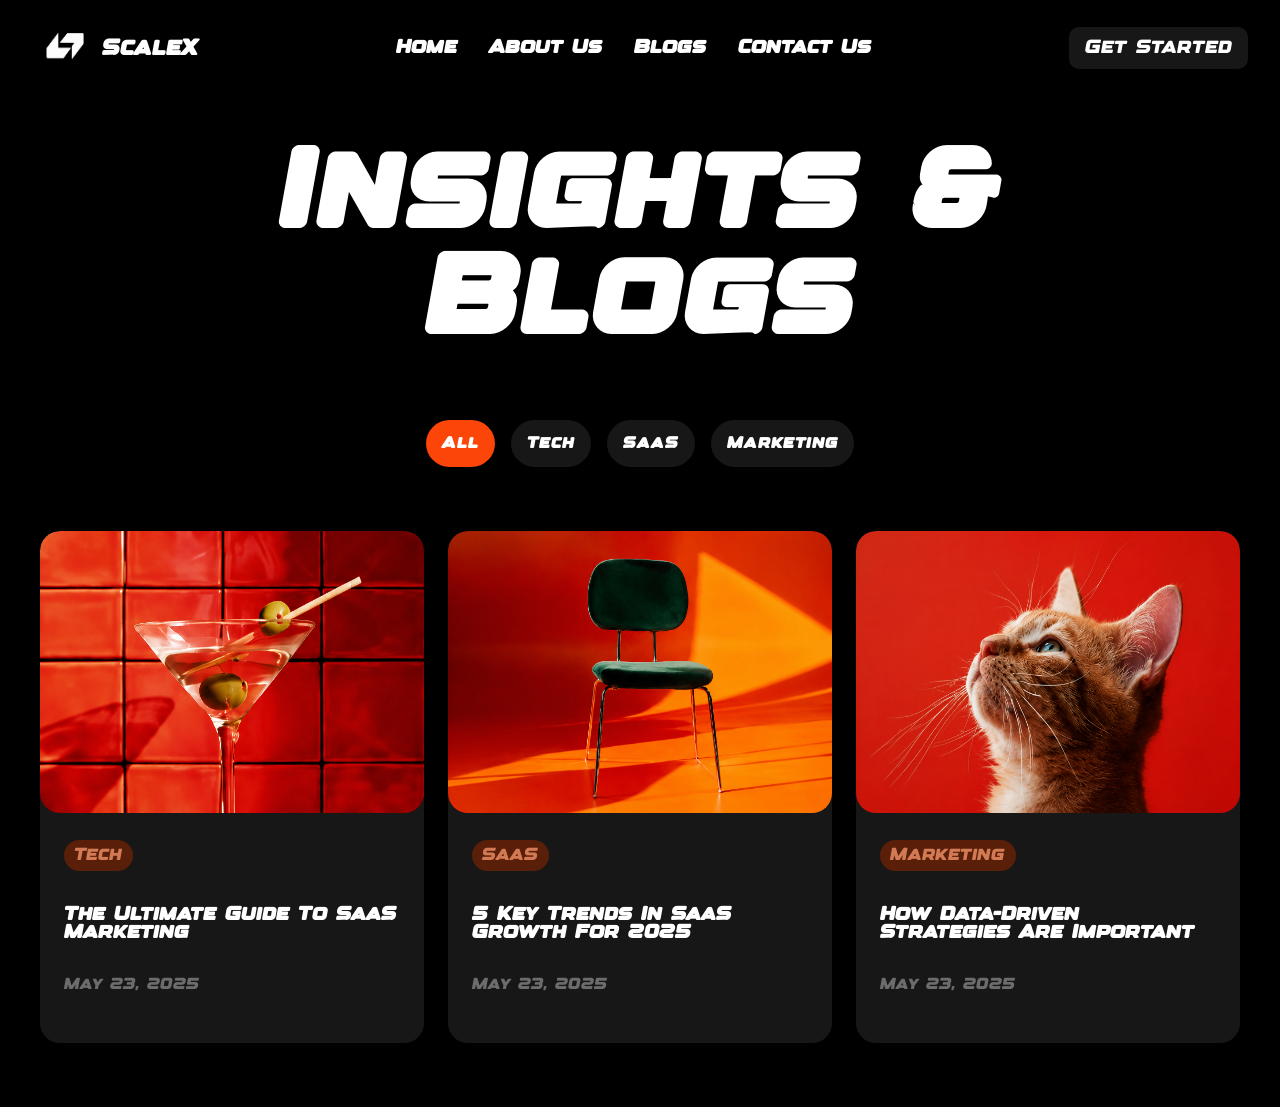
<file: Assignment-2/Design-3/index.html>
<!DOCTYPE html>
<html lang="en">
<head>
    <meta charset="UTF-8">
    <meta name="viewport" content="width=device-width, initial-scale=1.0">
    <title>Document</title>
    <link rel="stylesheet" href="style.css">
</head>
<body>
    <div class="mianContainer">
        <header>
            <div id="logo">
                <img src="./assets/logo.png" alt="">
                <h1>ScaleX</h1>   
            </div>
            <ul>
                <li><a href="#">Home</a></li>
                <li><a href="#">About Us</a></li>
                <li><a href="#">Blogs</a></li>
                <li><a href="#">Contact Us</a></li>
            </ul>
            <button>Get Started</button>
        </header>

        <main>
            <div class="heroTitle">
                <h1>Insights & Blogs</h1>
            </div>
            <div class="filters">
                <span>All</span>
                <span>Tech</span>
                <span>SaaS</span>
                <span>Marketing</span>
            </div>
            <div class="cards">
                <div class="card">
                    <img src="./assets/glass.png" alt="">
                    <div class="cardInfo">
                        <div class="tag">Tech</div>
                        <div class="cardTitle">The Ultimate Guide To SaaS Marketing</div>
                        <div class="date">May 23, 2025</div>
                    </div>
                </div>
                <div class="card">
                    <img src="./assets/chair.png" alt="">
                    <div class="cardInfo">
                        <div class="tag">SaaS</div>
                        <div class="cardTitle">5 Key Trends In SaaS Growth For 2025</div>
                        <div class="date">May 23, 2025</div>
                    </div>
                </div>
                <div class="card">
                    <img src="./assets/cat.png" alt="">
                    <div class="cardInfo">
                        <div class="tag">Marketing</div>
                        <div class="cardTitle">How Data-Driven Strategies Are Important</div>
                        <div class="date">May 23, 2025</div>
                    </div>
                </div>
            </div>
        </main>
    </div>
</body>
</html>
</file>
<file: Assignment-2/Design-3/style.css>
@font-face {
    font-family: "Designer";
    src: url("./assets/designer_2/Designer.otf") format("opentype");
}

* {
    margin: 0;
    padding: 0;
    box-sizing: border-box;
    color: white;
    font-family: "Designer", sans-serif;
}
html,
body {
    height: 100%;
    width: 100%;
}

:root{
    --bg-primary: #fc4609;
    --bg-secondary: #591f09;
    --bg-tertory: rgb(23, 23, 23);
    --text-secondary: #d17a54;
    --text-tertary: #6c6c6c;
}

body{
    background-color: black;
}

#logo{
    display: flex;
    align-items: center;
    gap: 0.35rem;
}

#logo > h1{
    font-size: 1.4rem;
}

#logo > img{
    width: 4rem;
    height: 4rem;
}

header{
    width: 100%;
    display: flex;
    justify-content: space-between;
    align-items: center;
}

header > ul{
    display: flex;
    gap: 2rem;
}

header > ul > li{
    list-style: none;
}

header > ul > li > a{
    text-decoration: none;
    font-size: 1.2rem;
    font-weight: 700;
}

header > button{
    padding: 0.75rem 1rem;
    font-size: 1.2rem;
    background-color: var(--bg-tertory);
    border: none;
    border-radius: 10px;
}

.mianContainer{
    padding: 1rem 2rem;
}

main{
    display: flex;
    flex-direction: column;
    align-items: center;
    gap: 4rem;
    width: 95%;
    margin: 0 auto;
    margin-top: 4rem;
    padding-bottom: 3rem;
}

.heroTitle > h1{
    font-size: 7rem;
    letter-spacing: 2px;
    text-align: center;
}

.filters{
    display: flex;
    gap: 1rem;
}

.filters > span{
    padding: 1rem;
    border-radius: 25px;
    letter-spacing: 1px;
    font-size: 1rem;
    font-weight: 700;
    background-color: var(--bg-tertory);
}

.filters > span:nth-child(1){
    background-color: var(--bg-primary);
}

.cards{
    display: flex;
    gap: 1.5rem;
}

.card{
    width: 24rem;
    height: 32rem;
    overflow: hidden;
    border-radius: 20px;
    background-color: var(--bg-tertory);
}

.card > img{
    width: 100%;
    height: 55%;
    object-fit: fill;
    border-radius: 20px;
}

.cardInfo{
    padding: 1.5rem;
    display: flex;
    flex-direction: column;
    align-items: flex-start;
    gap: 2.2rem;
}

.tag{
    font-size: 1.1rem;
    background-color: var(--bg-secondary);
    width: fit-content;
    padding: 0.45rem 0.65rem;
    border-radius: 20px;
    color: var(--text-secondary);
}

.cardTitle{
    font-size: 1.2rem;
    font-weight: 800;
}

.date{
    color: var(--text-tertary);
    font-size: 1rem;
    margin-top: auto;
}
</file>
